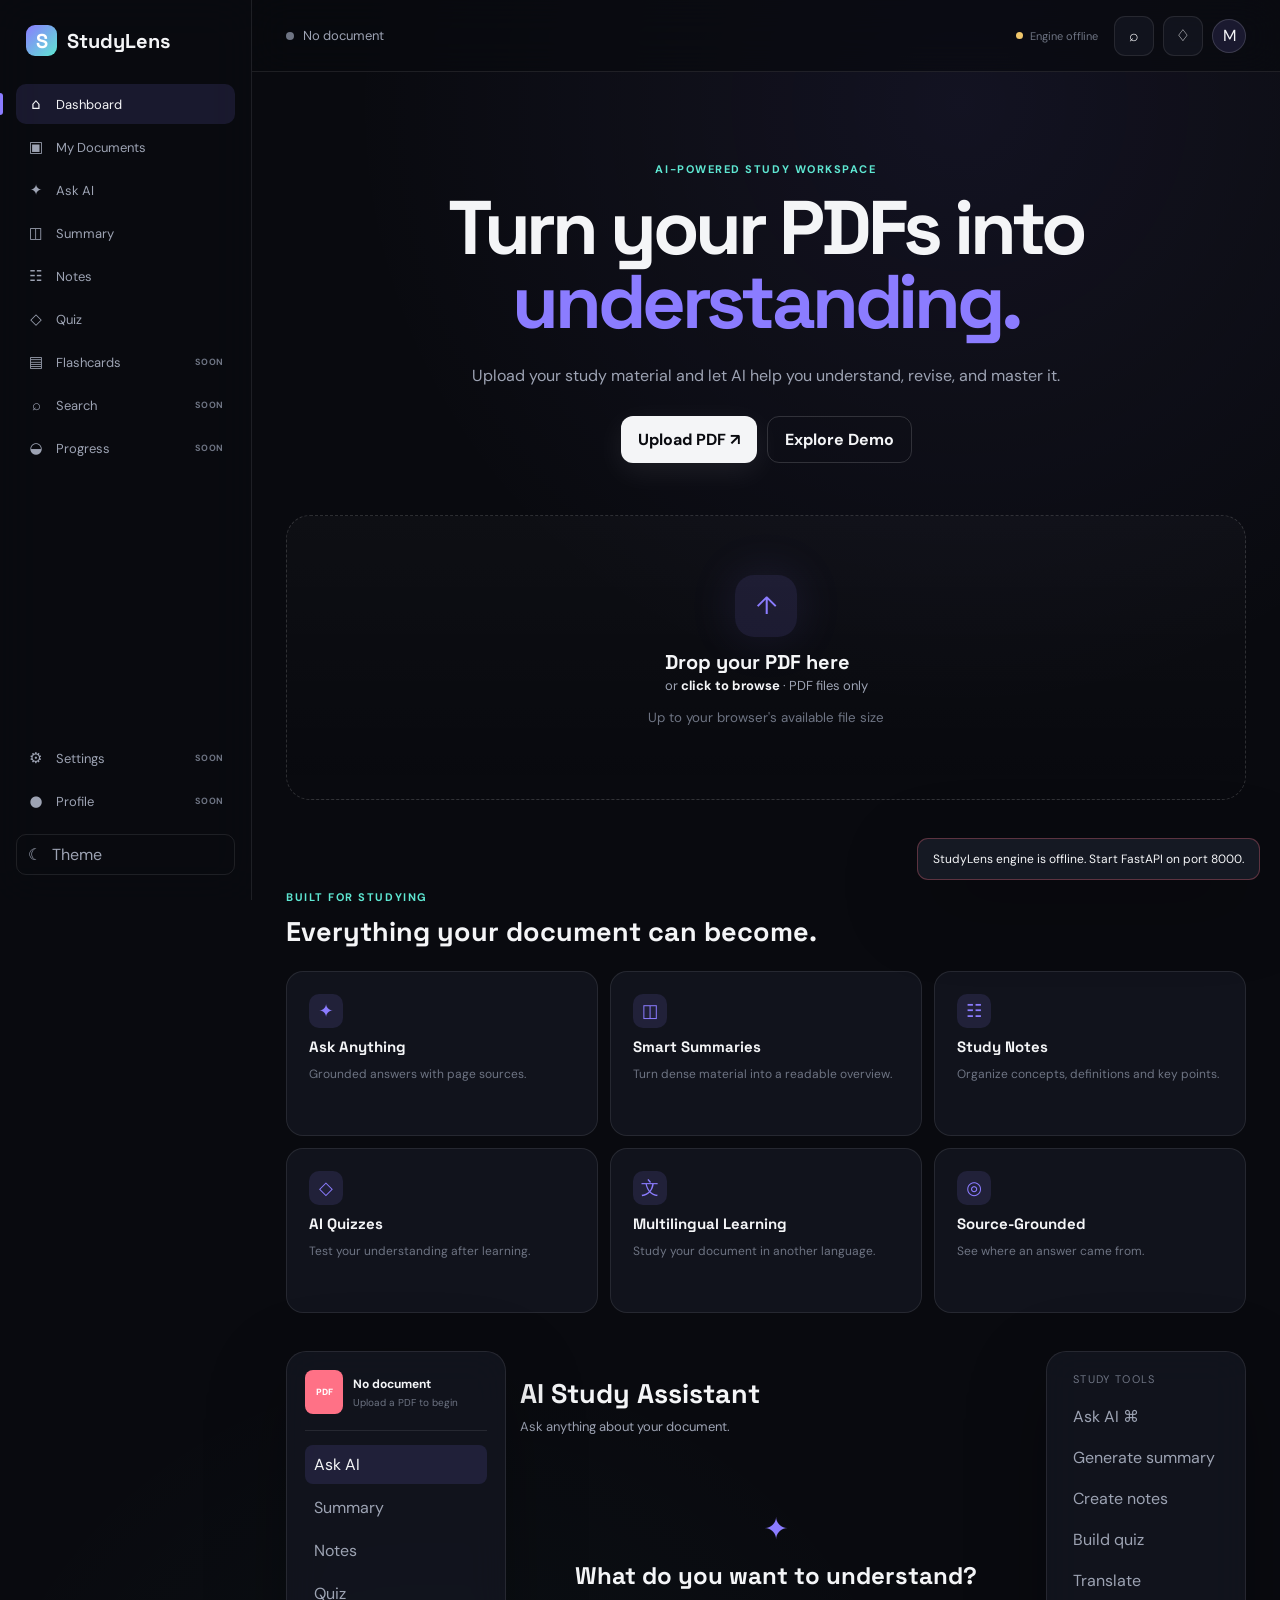
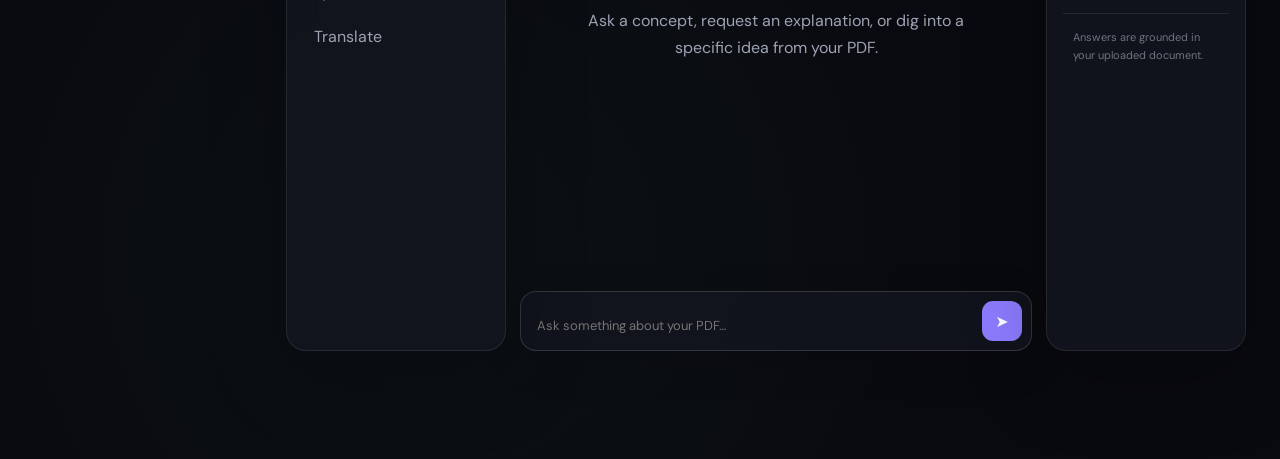
<file: StudyLens_frontend/index.html>
<!doctype html>
<html lang="en">
  <head>
    <meta charset="utf-8" />
    <meta name="viewport" content="width=device-width,initial-scale=1" />
    <meta
      name="description"
      content="StudyLens — turn documents into understanding."
    />
    <title>StudyLens · Your PDF. Your AI tutor.</title>
    <link rel="preconnect" href="https://fonts.googleapis.com" />
    <link rel="preconnect" href="https://fonts.gstatic.com" crossorigin />
    <link
      href="https://fonts.googleapis.com/css2?family=DM+Sans:wght@400;500;600;700&family=Space+Grotesk:wght@500;600;700&display=swap"
      rel="stylesheet"
    />
    <link rel="stylesheet" href="css/variables.css" />
    <link rel="stylesheet" href="css/base.css" />
    <link rel="stylesheet" href="css/layout.css" />
    <link rel="stylesheet" href="css/components.css" />
    <link rel="stylesheet" href="css/animations.css" />
  </head>
  <body>
    <div id="app" class="app">
      <div id="app-shell" class="app-shell">
        <aside id="sidebar" class="sidebar" aria-label="Main navigation">
          <div id="sidebar-logo" class="sidebar__logo">
            <span class="logo-mark">S</span><span>StudyLens</span>
          </div>
          <nav id="sidebar-nav" class="sidebar__nav">
            <button
              id="nav-dashboard"
              class="sidebar__nav-item sidebar__nav-item--active"
              data-view="dashboard"
            >
              <span>⌂</span>Dashboard
            </button>
            <button
              id="nav-documents"
              class="sidebar__nav-item"
              data-view="documents"
            >
              <span>▣</span>My Documents
            </button>
            <button id="nav-ask" class="sidebar__nav-item" data-view="ask">
              <span>✦</span>Ask AI
            </button>
            <button
              id="nav-summary"
              class="sidebar__nav-item"
              data-view="summary"
            >
              <span>◫</span>Summary
            </button>
            <button id="nav-notes" class="sidebar__nav-item" data-view="notes">
              <span>☷</span>Notes
            </button>
            <button id="nav-quiz" class="sidebar__nav-item" data-view="quiz">
              <span>◇</span>Quiz
            </button>
            <button
              id="nav-flashcards"
              class="sidebar__nav-item is-soon"
              data-view="flashcards"
            >
              <span>▤</span>Flashcards <b>Soon</b>
            </button>
            <button
              id="nav-search"
              class="sidebar__nav-item is-soon"
              data-view="search"
            >
              <span>⌕</span>Search <b>Soon</b>
            </button>
            <button
              id="nav-progress"
              class="sidebar__nav-item is-soon"
              data-view="progress"
            >
              <span>◒</span>Progress <b>Soon</b>
            </button>
          </nav>
          <div class="sidebar__footer">
            <button
              id="nav-settings"
              class="sidebar__nav-item is-soon"
              data-view="settings"
            >
              <span>⚙</span>Settings <b>Soon</b>
            </button>
            <button
              id="nav-profile"
              class="sidebar__nav-item is-soon"
              data-view="profile"
            >
              <span>●</span>Profile <b>Soon</b>
            </button>
            <button
              id="theme-toggle"
              class="theme-toggle"
              type="button"
              aria-label="Toggle theme"
            >
              <span>☾</span><span>Theme</span>
            </button>
          </div>
        </aside>

        <div class="mobile-backdrop" id="mobile-backdrop"></div>
        <main class="shell-main">
          <header id="topbar" class="topbar">
            <button
              id="mobile-menu"
              class="icon-button mobile-only"
              aria-label="Open navigation"
            >
              ☰
            </button>
            <div id="current-document" class="topbar__document">
              <span class="doc-dot"></span
              ><span id="current-document-name">No document</span>
            </div>
            <div class="topbar__actions">
              <div class="health-indicator" title="Backend status">
                <span id="health-dot" class="health-dot"></span
                ><span id="document-status">Checking engine</span>
              </div>
              <button
                id="global-search"
                class="icon-button"
                aria-label="Search"
              >
                ⌕
              </button>
              <button
                id="notification-button"
                class="icon-button"
                aria-label="Notifications"
              >
                ♢
              </button>
              <button id="profile-button" class="avatar" aria-label="Profile">
                M
              </button>
            </div>
          </header>

          <section class="views" aria-live="polite">
            <section id="dashboard-view" class="view view--active">
              <div id="hero-section" class="hero-section">
                <div class="eyebrow">AI-powered study workspace</div>
                <h1>Turn your PDFs into<br /><em>understanding.</em></h1>
                <p>
                  Upload your study material and let AI help you understand,
                  revise, and master it.
                </p>
                <div class="hero-actions">
                  <button id="upload-button" class="button button--primary">
                    Upload PDF <span>↗</span></button
                  ><button id="demo-button" class="button button--ghost">
                    Explore Demo
                  </button>
                </div>
              </div>
              <div id="upload-section" class="upload-section">
                <input
                  id="pdf-file-input"
                  type="file"
                  accept="application/pdf,.pdf"
                  hidden
                />
                <div
                  id="upload-zone"
                  class="upload-zone"
                  tabindex="0"
                  role="button"
                  aria-label="Upload PDF"
                >
                  <div class="upload-orb"><span>↑</span></div>
                  <div>
                    <h2>Drop your PDF here</h2>
                    <p>or <span>click to browse</span> · PDF files only</p>
                  </div>
                  <small id="upload-status"
                    >Up to your browser's available file size</small
                  >
                  <div class="upload-progress" aria-hidden="true">
                    <span></span>
                  </div>
                </div>
              </div>
              <div id="document-card" class="document-card hidden"></div>
              <div class="section-heading">
                <div>
                  <span class="eyebrow">Built for studying</span>
                  <h2>Everything your document can become.</h2>
                </div>
              </div>
              <div class="feature-grid">
                <button class="feature-card" data-view="ask">
                  <span class="feature-icon">✦</span
                  ><strong>Ask Anything</strong
                  ><span>Grounded answers with page sources.</span>
                </button>
                <button class="feature-card" data-view="summary">
                  <span class="feature-icon">◫</span
                  ><strong>Smart Summaries</strong
                  ><span>Turn dense material into a readable overview.</span>
                </button>
                <button class="feature-card" data-view="notes">
                  <span class="feature-icon">☷</span
                  ><strong>Study Notes</strong
                  ><span>Organize concepts, definitions and key points.</span>
                </button>
                <button class="feature-card" data-view="quiz">
                  <span class="feature-icon">◇</span><strong>AI Quizzes</strong
                  ><span>Test your understanding after learning.</span>
                </button>
                <button class="feature-card" data-view="translation">
                  <span class="feature-icon">文</span
                  ><strong>Multilingual Learning</strong
                  ><span>Study your document in another language.</span>
                </button>
                <button class="feature-card">
                  <span class="feature-icon">◎</span
                  ><strong>Source-Grounded</strong
                  ><span>See where an answer came from.</span>
                </button>
              </div>
            </section>

            <section id="workspace-view" class="view">
              <div id="workspace-sidebar" class="workspace-sidebar card">
                <div class="mini-doc">
                  <span class="pdf-icon">PDF</span>
                  <div>
                    <strong id="workspace-doc-name">No document</strong
                    ><small id="workspace-doc-meta"
                      >Upload a PDF to begin</small
                    >
                  </div>
                </div>
                <div class="workspace-tools">
                  <button class="tool-tab active" data-view="ask">Ask AI</button
                  ><button class="tool-tab" data-view="summary">Summary</button
                  ><button class="tool-tab" data-view="notes">Notes</button
                  ><button class="tool-tab" data-view="quiz">Quiz</button
                  ><button class="tool-tab" data-view="translation">
                    Translate
                  </button>
                </div>
              </div>
              <div id="workspace-main" class="workspace-main">
                <div
                  id="ask-view"
                  class="workspace-view view view--active"
                ></div>
                <div id="summary-view" class="workspace-view view"></div>
                <div id="notes-view" class="workspace-view view"></div>
                <div id="quiz-view" class="workspace-view view"></div>
                <div id="translation-view" class="workspace-view view"></div>
              </div>
              <aside id="workspace-tools" class="workspace-tools-panel card">
                <div class="panel-title">Study tools</div>
                <button data-view="ask">Ask AI <span>⌘</span></button
                ><button data-view="summary">Generate summary</button
                ><button data-view="notes">Create notes</button
                ><button data-view="quiz">Build quiz</button
                ><button data-view="translation">Translate</button>
                <div class="panel-tip">
                  Answers are grounded in your uploaded document.
                </div>
              </aside>
            </section>

            <section id="documents-view" class="view">
              <div class="page-header">
                <div>
                  <span class="eyebrow">Library</span>
                  <h1>My Documents</h1>
                  <p>
                    Your current session lives here. Persistent multi-document
                    storage is coming later.
                  </p>
                </div>
                <button
                  class="button button--primary"
                  data-upload-trigger="true"
                >
                  Upload PDF
                </button>
              </div>
              <div id="documents-empty" class="empty-state card">
                <div class="empty-icon">▣</div>
                <h2>Your library is waiting.</h2>
                <p>
                  Upload a PDF and your current study document will appear here.
                </p>
              </div>
            </section>
            <section id="coming-view" class="view">
              <div class="coming-card card">
                <div class="coming-glow"></div>
                <span class="eyebrow">On the roadmap</span>
                <h1 id="coming-title">Coming soon</h1>
                <p id="coming-copy">
                  This capability is designed into the StudyLens experience and
                  will connect when its backend contract exists.
                </p>
                <span class="soon-pill">Coming soon</span>
              </div>
            </section>
          </section>
        </main>
      </div>

      <div id="loading-overlay" class="loading-overlay hidden">
        <div class="loading-card">
          <div class="spinner"></div>
          <strong id="loading-title">Working…</strong
          ><span id="loading-copy">Preparing your study experience.</span>
        </div>
      </div>
      <div
        id="toast-container"
        class="toast-container"
        aria-live="polite"
      ></div>
      <div id="modal-container" class="modal-container hidden"></div>
    </div>
    <script type="module" src="js/app.js"></script>
  </body>
</html>
</file>
<file: StudyLens_frontend/css/variables.css>
:root {
    --bg-primary: #090a0f;
    --bg-secondary: #0e1017;
    --bg-card: rgba(20, 23, 32, .78);
    --bg-elevated: #151923;
    --text-primary: #f4f5f7;
    --text-secondary: #9da3b3;
    --text-muted: #6e7483;
    --border: rgba(255, 255, 255, .09);
    --border-strong: rgba(255, 255, 255, .15);
    --accent: #8b7cff;
    --accent-2: #5ee7d2;
    --accent-soft: rgba(139, 124, 255, .13);
    --success: #59d69c;
    --warning: #f0c66b;
    --danger: #ff7186;
    --shadow: 0 24px 80px rgba(0, 0, 0, .28);
    --radius: 20px;
    --radius-sm: 12px;
    --sidebar-width: 252px;
    --topbar-height: 72px
}

html[data-theme=light] {
    --bg-primary: #f6f7fb;
    --bg-secondary: #fff;
    --bg-card: rgba(255, 255, 255, .82);
    --bg-elevated: #fff;
    --text-primary: #171923;
    --text-secondary: #646b7a;
    --text-muted: #8a91a0;
    --border: rgba(20, 25, 40, .1);
    --border-strong: rgba(20, 25, 40, .16);
    --accent: #6655e8;
    --accent-2: #168f80;
    --accent-soft: rgba(102, 85, 232, .09);
    --shadow: 0 24px 70px rgba(35, 42, 70, .12)
}
</file>
<file: StudyLens_frontend/css/base.css>
* {
    box-sizing: border-box
}

html,
body {
    margin: 0;
    min-height: 100%;
    font-family: 'DM Sans', system-ui, sans-serif;
    background: var(--bg-primary);
    color: var(--text-primary)
}

body {
    overflow-x: hidden
}

button,
input,
textarea,
select {
    font: inherit
}

button {
    color: inherit
}

button:focus-visible,
input:focus-visible,
textarea:focus-visible,
[tabindex]:focus-visible {
    outline: 2px solid var(--accent);
    outline-offset: 3px
}

.hidden {
    display: none !important
}

.eyebrow {
    font-size: 11px;
    text-transform: uppercase;
    letter-spacing: .14em;
    color: var(--accent-2);
    font-weight: 700
}

.card {
    background: var(--bg-card);
    border: 1px solid var(--border);
    border-radius: var(--radius);
    box-shadow: var(--shadow);
    backdrop-filter: blur(18px)
}

h1,
h2,
h3 {
    font-family: 'Space Grotesk', sans-serif;
    margin: 0
}

p {
    color: var(--text-secondary);
    line-height: 1.7
}

.button {
    border: 0;
    border-radius: 12px;
    padding: 12px 17px;
    font-weight: 700;
    cursor: pointer;
    transition: transform .2s, box-shadow .2s, background .2s
}

.button:hover {
    transform: translateY(-2px)
}

.button--primary {
    background: var(--text-primary);
    color: var(--bg-primary);
    box-shadow: 0 8px 30px rgba(255, 255, 255, .08)
}

.button--ghost {
    background: transparent;
    border: 1px solid var(--border-strong)
}

.icon-button {
    width: 40px;
    height: 40px;
    border: 1px solid var(--border);
    background: var(--bg-card);
    border-radius: 11px;
    cursor: pointer
}

.mobile-only {
    display: none
}
</file>
<file: StudyLens_frontend/css/layout.css>
.app-shell {
    display: grid;
    grid-template-columns: var(--sidebar-width) 1fr;
    min-height: 100vh;
    background: radial-gradient(circle at 75% 5%, rgba(139, 124, 255, .08), transparent 28%), radial-gradient(circle at 35% 90%, rgba(94, 231, 210, .035), transparent 25%)
}

.sidebar {
    position: fixed;
    inset: 0 auto 0 0;
    width: var(--sidebar-width);
    padding: 25px 16px;
    display: flex;
    flex-direction: column;
    border-right: 1px solid var(--border);
    background: rgba(10, 11, 16, .76);
    backdrop-filter: blur(22px);
    z-index: 20
}

html[data-theme=light] .sidebar {
    background: rgba(248, 249, 252, .82)
}

.sidebar__logo {
    display: flex;
    align-items: center;
    gap: 10px;
    font: 700 20px 'Space Grotesk';
    padding: 0 10px 28px
}

.logo-mark {
    display: grid;
    place-items: center;
    width: 31px;
    height: 31px;
    border-radius: 9px;
    background: linear-gradient(135deg, var(--accent), var(--accent-2));
    color: #fff
}

.sidebar__nav {
    display: flex;
    flex-direction: column;
    gap: 3px
}

.sidebar__nav-item {
    position: relative;
    border: 0;
    background: transparent;
    padding: 10px 11px;
    border-radius: 10px;
    text-align: left;
    color: var(--text-secondary);
    cursor: pointer;
    display: flex;
    align-items: center;
    gap: 11px;
    font-size: 13px;
    transition: .2s
}

.sidebar__nav-item span {
    width: 18px;
    text-align: center;
    font-size: 15px
}

.sidebar__nav-item:hover {
    background: var(--accent-soft);
    color: var(--text-primary)
}

.sidebar__nav-item--active {
    background: var(--accent-soft);
    color: var(--text-primary)
}

.sidebar__nav-item--active:before {
    content: '';
    position: absolute;
    left: -16px;
    width: 3px;
    height: 22px;
    background: var(--accent);
    border-radius: 0 4px 4px 0
}

.sidebar__nav-item b {
    margin-left: auto;
    font-size: 9px;
    text-transform: uppercase;
    letter-spacing: .06em;
    color: var(--text-muted);
    font-weight: 700
}

.sidebar__footer {
    margin-top: auto;
    display: flex;
    flex-direction: column;
    gap: 3px
}

.theme-toggle {
    border: 1px solid var(--border);
    background: transparent;
    border-radius: 10px;
    padding: 9px 11px;
    color: var(--text-secondary);
    display: flex;
    gap: 10px;
    cursor: pointer;
    margin-top: 10px
}

.shell-main {
    grid-column: 2;
    min-width: 0
}

.topbar {
    height: var(--topbar-height);
    display: flex;
    align-items: center;
    justify-content: space-between;
    padding: 0 34px;
    border-bottom: 1px solid var(--border);
    position: sticky;
    top: 0;
    z-index: 10;
    background: rgba(9, 10, 15, .66);
    backdrop-filter: blur(20px)
}

html[data-theme=light] .topbar {
    background: rgba(246, 247, 251, .72)
}

.topbar__document {
    display: flex;
    align-items: center;
    gap: 9px;
    font-size: 13px;
    color: var(--text-secondary)
}

.doc-dot {
    width: 8px;
    height: 8px;
    border-radius: 50%;
    background: var(--text-muted)
}

.topbar__actions {
    display: flex;
    align-items: center;
    gap: 9px
}

.health-indicator {
    font-size: 11px;
    color: var(--text-muted);
    display: flex;
    align-items: center;
    gap: 7px;
    margin-right: 7px
}

.health-dot {
    width: 7px;
    height: 7px;
    border-radius: 50%;
    background: var(--warning)
}

.health-dot.healthy {
    background: var(--success);
    box-shadow: 0 0 10px var(--success)
}

.avatar {
    border: 1px solid var(--border-strong);
    width: 34px;
    height: 34px;
    border-radius: 50%;
    background: var(--accent-soft);
    cursor: pointer
}

.views {
    padding: 0 34px 70px
}

.view {
    display: none
}

.view--active {
    display: block
}

.hero-section {
    max-width: 900px;
    margin: 90px auto 52px;
    text-align: center
}

.hero-section h1 {
    font-size: clamp(42px, 6vw, 76px);
    line-height: .98;
    letter-spacing: -.055em;
    margin: 15px 0 22px
}

.hero-section h1 em {
    font-style: normal;
    color: var(--accent)
}

.hero-section p {
    max-width: 620px;
    margin: 0 auto 27px;
    font-size: 16px
}

.hero-actions {
    display: flex;
    justify-content: center;
    gap: 10px
}

.upload-section {
    max-width: 980px;
    margin: 0 auto
}

.upload-zone {
    position: relative;
    min-height: 285px;
    border: 1px dashed var(--border-strong);
    border-radius: 24px;
    display: flex;
    flex-direction: column;
    align-items: center;
    justify-content: center;
    gap: 12px;
    background: linear-gradient(180deg, rgba(255, 255, 255, .025), transparent);
    cursor: pointer;
    transition: .25s;
    overflow: hidden
}

.upload-zone:hover,
.upload-zone--dragging {
    border-color: var(--accent);
    background: var(--accent-soft);
    transform: translateY(-2px)
}

.upload-orb {
    width: 62px;
    height: 62px;
    border-radius: 19px;
    background: var(--accent-soft);
    display: grid;
    place-items: center;
    color: var(--accent);
    font-size: 25px;
    box-shadow: 0 0 50px rgba(139, 124, 255, .12)
}

.upload-zone h2 {
    font-size: 20px
}

.upload-zone p {
    margin: 0;
    font-size: 13px
}

.upload-zone p span {
    color: var(--text-primary);
    font-weight: 700
}

.upload-zone small {
    color: var(--text-muted)
}

.upload-progress {
    width: 180px;
    height: 3px;
    background: var(--border);
    overflow: hidden;
    border-radius: 3px;
    opacity: 0
}

.upload-zone--processing .upload-progress {
    opacity: 1
}

.upload-progress span {
    display: block;
    width: 45%;
    height: 100%;
    background: var(--accent);
    animation: slide 1.1s infinite ease-in-out
}

.document-card {
    max-width: 980px;
    margin: 18px auto 0
}

.section-heading {
    max-width: 980px;
    margin: 85px auto 22px
}

.section-heading h2 {
    font-size: 27px;
    margin-top: 8px
}

.feature-grid {
    max-width: 980px;
    margin: auto;
    display: grid;
    grid-template-columns: repeat(3, 1fr);
    gap: 12px
}

.feature-card {
    border: 1px solid var(--border);
    background: var(--bg-card);
    border-radius: 17px;
    padding: 22px;
    text-align: left;
    display: flex;
    flex-direction: column;
    gap: 9px;
    cursor: pointer;
    transition: .22s;
    min-height: 165px
}

.feature-card:hover {
    transform: translateY(-4px);
    border-color: var(--border-strong);
    box-shadow: var(--shadow)
}

.feature-card strong {
    font-family: 'Space Grotesk';
    font-size: 15px
}

.feature-card>span:last-child {
    font-size: 12px;
    color: var(--text-muted);
    line-height: 1.55
}

.feature-icon {
    font-size: 18px;
    color: var(--accent);
    width: 34px;
    height: 34px;
    border-radius: 10px;
    background: var(--accent-soft);
    display: grid;
    place-items: center
}

.page-header {
    display: flex;
    justify-content: space-between;
    align-items: end;
    gap: 20px;
    max-width: 1000px;
    margin: 70px auto 30px
}

.page-header h1 {
    font-size: 40px;
    margin: 7px 0
}

.page-header p {
    margin: 0
}

.empty-state {
    max-width: 1000px;
    margin: auto;
    padding: 80px 20px;
    text-align: center
}

.empty-icon {
    font-size: 30px;
    color: var(--accent);
    margin-bottom: 12px
}

.empty-state h2 {
    font-size: 22px
}

.empty-state p {
    max-width: 480px;
    margin: 10px auto
}

.workspace-view {
    display: none !important
}

.workspace-view.view--active {
    display: flex !important
}

.workspace-view.view--active~* {}

.workspace-sidebar {
    padding: 18px;
    min-width: 220px
}

.workspace-main {
    min-width: 0
}

.workspace-tools-panel {
    padding: 16px;
    min-width: 190px
}

.workspace-tools-panel button {
    border: 0;
    background: transparent;
    text-align: left;
    padding: 10px;
    border-radius: 9px;
    color: var(--text-secondary);
    cursor: pointer
}

.workspace-tools-panel button:hover {
    background: var(--accent-soft);
    color: var(--text-primary)
}

.panel-title {
    font-size: 11px;
    text-transform: uppercase;
    letter-spacing: .12em;
    color: var(--text-muted);
    margin: 4px 10px 10px
}

.panel-tip {
    font-size: 11px;
    color: var(--text-muted);
    line-height: 1.6;
    padding: 15px 10px;
    border-top: 1px solid var(--border);
    margin-top: 12px
}

.mini-doc {
    display: flex;
    gap: 10px;
    align-items: center;
    padding-bottom: 16px;
    border-bottom: 1px solid var(--border)
}

.mini-doc strong {
    display: block;
    font-size: 12px;
    max-width: 140px;
    overflow: hidden;
    text-overflow: ellipsis;
    white-space: nowrap
}

.mini-doc small {
    display: block;
    color: var(--text-muted);
    margin-top: 4px;
    font-size: 10px
}

.pdf-icon {
    display: grid;
    place-items: center;
    width: 38px;
    height: 44px;
    border-radius: 8px;
    background: var(--danger);
    color: white;
    font-size: 9px;
    font-weight: 800
}

.workspace-tools {
    display: flex;
    flex-direction: column;
    gap: 4px;
    margin-top: 14px
}

.tool-tab {
    border: 0;
    background: transparent;
    text-align: left;
    color: var(--text-secondary);
    padding: 9px;
    border-radius: 8px;
    cursor: pointer
}

.tool-tab:hover,
.tool-tab.active {
    background: var(--accent-soft);
    color: var(--text-primary)
}

#workspace-view {
    display: grid;
    grid-template-columns: 220px minmax(0, 1fr) 200px;
    gap: 14px;
    max-width: 1180px;
    margin: 38px auto
}

.coming-card {
    max-width: 700px;
    margin: 130px auto;
    padding: 65px;
    text-align: center;
    position: relative;
    overflow: hidden
}

.coming-card h1 {
    font-size: 48px;
    margin: 12px 0
}

.coming-card p {
    max-width: 510px;
    margin: 0 auto 25px
}

.soon-pill {
    display: inline-block;
    padding: 7px 11px;
    border-radius: 999px;
    background: var(--accent-soft);
    color: var(--accent);
    font-size: 11px;
    font-weight: 700
}

.mobile-backdrop {
    display: none
}

@media(max-width:1050px) {
    #workspace-view {
        grid-template-columns: 190px minmax(0, 1fr)
    }

    #workspace-tools {
        display: none
    }

    .feature-grid {
        grid-template-columns: repeat(2, 1fr)
    }
}

@media(max-width:760px) {
    :root {
        --sidebar-width: 260px
    }

    .app-shell {
        display: block
    }

    .sidebar {
        transform: translateX(-102%);
        transition: transform .25s
    }

    .sidebar.open {
        transform: translateX(0)
    }

    .mobile-backdrop {
        position: fixed;
        inset: 0;
        background: rgba(0, 0, 0, .45);
        z-index: 19
    }

    .mobile-backdrop.show {
        display: block
    }

    .mobile-only {
        display: block
    }

    .topbar {
        padding: 0 16px
    }

    .health-indicator {
        display: none
    }

    .views {
        padding: 0 16px 50px
    }

    .hero-section {
        margin: 60px auto 40px
    }

    .hero-section h1 {
        font-size: 45px
    }

    .hero-actions {
        flex-direction: column
    }

    .hero-actions .button {
        width: 100%
    }

    .upload-zone {
        min-height: 250px
    }

    .feature-grid {
        grid-template-columns: 1fr
    }

    .page-header {
        margin-top: 45px;
        align-items: start;
        flex-direction: column
    }

    .page-header .button {
        width: 100%
    }

    #workspace-view {
        display: block;
        margin: 20px auto
    }

    .workspace-sidebar {
        margin-bottom: 12px
    }

    .workspace-tools {
        display: grid;
        grid-template-columns: repeat(5, 1fr);
        overflow: auto
    }

    .tool-tab {
        text-align: center;
        white-space: nowrap
    }

    .workspace-main {
        min-height: 520px
    }
}
</file>
<file: StudyLens_frontend/css/components.css>
.document-card {
    padding: 20px;
    display: flex;
    align-items: center;
    justify-content: space-between;
    gap: 15px
}

.document-card__main {
    display: flex;
    align-items: center;
    gap: 13px
}

.document-card__icon {
    width: 48px;
    height: 55px;
    border-radius: 10px;
    background: var(--danger);
    display: grid;
    place-items: center;
    color: #fff;
    font-size: 10px;
    font-weight: 800
}

.document-card strong {
    display: block
}

.document-card small {
    display: block;
    color: var(--text-muted);
    margin-top: 5px
}

.document-card__stats {
    display: flex;
    gap: 18px;
    color: var(--text-secondary);
    font-size: 11px
}

.workspace-view {
    flex-direction: column;
    min-height: 600px
}

.workspace-header {
    padding: 25px 0 18px
}

.workspace-header h2 {
    font-size: 27px
}

.workspace-header p {
    margin: 5px 0 0;
    font-size: 13px
}

.chat {
    display: flex;
    flex: 1;
    flex-direction: column;
    min-height: 0
}

.chat__messages {
    flex: 1;
    overflow: auto;
    padding: 8px 3px 18px
}

.chat__empty {
    text-align: center;
    margin: auto;
    max-width: 470px;
    padding: 45px 20px
}

.chat__empty .empty-icon {
    font-size: 30px
}

.chat__message {
    display: flex;
    gap: 11px;
    margin: 14px 0;
    animation: messageIn .3s ease
}

.chat__avatar {
    flex: 0 0 30px;
    width: 30px;
    height: 30px;
    border-radius: 10px;
    display: grid;
    place-items: center;
    background: var(--accent-soft);
    color: var(--accent);
    font-size: 11px;
    font-weight: 700
}

.chat__bubble {
    max-width: 850px;
    padding: 13px 16px;
    border: 1px solid var(--border);
    border-radius: 4px 15px 15px 15px;
    background: var(--bg-card);
    font-size: 13px;
    line-height: 1.75
}

.chat__message--user {
    justify-content: flex-end
}

.chat__message--user .chat__avatar {
    order: 2;
    background: var(--text-primary);
    color: var(--bg-primary)
}

.chat__message--user .chat__bubble {
    border-radius: 15px 4px 15px 15px;
    background: var(--accent-soft)
}

.chat__bubble h1,
.chat__bubble h2,
.chat__bubble h3 {
    margin: 15px 0 7px;
    font-size: 17px
}

.chat__bubble ul,
.chat__bubble ol {
    padding-left: 20px
}

.chat__bubble code {
    background: rgba(127, 127, 127, .13);
    padding: 2px 5px;
    border-radius: 5px
}

.chat__bubble pre {
    overflow: auto;
    padding: 12px;
    border-radius: 9px;
    background: #08090d
}

.chat__actions {
    display: flex;
    gap: 6px;
    margin-top: 10px
}

.mini-action {
    border: 0;
    background: transparent;
    color: var(--text-muted);
    font-size: 11px;
    cursor: pointer
}

.chat__composer {
    border: 1px solid var(--border-strong);
    border-radius: 16px;
    background: var(--bg-card);
    padding: 9px;
    display: flex;
    gap: 8px;
    align-items: end;
    box-shadow: 0 12px 40px rgba(0, 0, 0, .16)
}

.chat__input {
    flex: 1;
    border: 0;
    background: transparent;
    resize: none;
    outline: 0;
    max-height: 150px;
    color: var(--text-primary);
    padding: 7px;
    font-size: 13px
}

.ask-send {
    width: 40px;
    height: 40px;
    border: 0;
    border-radius: 11px;
    background: var(--accent);
    color: #fff;
    cursor: pointer
}

.sources-panel {
    border-top: 1px solid var(--border);
    margin-top: 18px;
    padding-top: 14px
}

.sources-title {
    font-size: 11px;
    text-transform: uppercase;
    letter-spacing: .12em;
    color: var(--text-muted);
    margin-bottom: 9px
}

.source {
    border: 1px solid var(--border);
    border-radius: 11px;
    padding: 11px;
    background: rgba(255, 255, 255, .02);
    margin-top: 7px;
    cursor: pointer;
    transition: .2s
}

.source:hover {
    border-color: var(--accent)
}

.source__header {
    font-size: 12px
}

.source__pages {
    display: block;
    color: var(--accent);
    font-size: 11px;
    margin-top: 4px
}

.content-card {
    padding: 28px;
    flex: 1;
    overflow: auto
}

.content-card h1 {
    font-size: 31px;
    margin-bottom: 8px
}

.content-card__subtitle {
    font-size: 13px;
    color: var(--text-muted);
    margin-bottom: 25px
}

.prose {
    font-size: 14px;
    line-height: 1.85
}

.prose h1,
.prose h2,
.prose h3 {
    margin: 25px 0 9px
}

.prose p {
    margin: 10px 0
}

.prose ul,
.prose ol {
    padding-left: 22px;
    color: var(--text-secondary)
}

.prose strong {
    color: var(--text-primary)
}

.content-actions {
    display: flex;
    gap: 7px;
    margin-bottom: 15px
}

.quiz {
    padding: 28px;
    max-width: 780px;
    margin: auto;
    width: 100%
}

.quiz__top {
    display: flex;
    justify-content: space-between;
    color: var(--text-muted);
    font-size: 11px
}

.quiz__progress {
    height: 4px;
    background: var(--border);
    border-radius: 4px;
    margin: 12px 0 30px;
    overflow: hidden
}

.quiz__progress span {
    display: block;
    height: 100%;
    background: var(--accent);
    transition: .3s
}

.quiz__question {
    font-size: 23px;
    line-height: 1.35;
    margin-bottom: 20px
}

.quiz__option {
    width: 100%;
    text-align: left;
    padding: 15px;
    border: 1px solid var(--border);
    background: var(--bg-card);
    border-radius: 12px;
    margin: 7px 0;
    cursor: pointer;
    transition: .2s
}

.quiz__option:hover {
    border-color: var(--accent)
}

.quiz__option--selected {
    border-color: var(--accent);
    background: var(--accent-soft)
}

.quiz__option--correct {
    border-color: var(--success);
    background: rgba(89, 214, 156, .1)
}

.quiz__option--incorrect {
    border-color: var(--danger);
    background: rgba(255, 113, 134, .1)
}

.quiz__nav {
    display: flex;
    justify-content: space-between;
    margin-top: 20px
}

.language-card {
    max-width: 620px;
    margin: auto;
    padding: 28px
}

.language-grid {
    display: grid;
    grid-template-columns: repeat(3, 1fr);
    gap: 8px;
    margin: 20px 0
}

.language-option {
    border: 1px solid var(--border);
    background: var(--bg-card);
    padding: 12px;
    border-radius: 11px;
    cursor: pointer;
    text-align: left
}

.language-option.selected {
    border-color: var(--accent);
    background: var(--accent-soft)
}

.translation-result {
    margin-top: 15px
}

.toast-container {
    position: fixed;
    right: 20px;
    bottom: 20px;
    z-index: 100;
    display: flex;
    flex-direction: column;
    gap: 8px
}

.toast {
    padding: 12px 15px;
    border: 1px solid var(--border);
    background: var(--bg-elevated);
    box-shadow: var(--shadow);
    border-radius: 11px;
    font-size: 12px;
    animation: toastIn .25s ease
}

.toast--success {
    border-color: rgba(89, 214, 156, .3)
}

.toast--error {
    border-color: rgba(255, 113, 134, .3)
}

.modal-container {
    position: fixed;
    inset: 0;
    background: rgba(0, 0, 0, .62);
    z-index: 90;
    display: grid;
    place-items: center;
    padding: 20px;
    backdrop-filter: blur(8px)
}

.modal {
    width: min(560px, 100%);
    background: var(--bg-elevated);
    border: 1px solid var(--border-strong);
    border-radius: 20px;
    padding: 25px;
    box-shadow: var(--shadow);
    animation: modalIn .25s ease
}

.modal__header {
    display: flex;
    justify-content: space-between;
    gap: 15px
}

.modal__content {
    margin-top: 16px
}

.loading-overlay {
    position: fixed;
    inset: 0;
    background: rgba(5, 6, 9, .55);
    z-index: 80;
    display: grid;
    place-items: center;
    backdrop-filter: blur(5px)
}

.loading-card {
    width: min(370px, 90vw);
    padding: 28px;
    border: 1px solid var(--border-strong);
    border-radius: 18px;
    background: var(--bg-elevated);
    text-align: center;
    box-shadow: var(--shadow)
}

.loading-card strong,
.loading-card span {
    display: block
}

.loading-card span {
    font-size: 12px;
    color: var(--text-muted);
    margin-top: 5px
}

.spinner {
    width: 34px;
    height: 34px;
    border: 2px solid var(--border);
    border-top-color: var(--accent);
    border-radius: 50%;
    margin: 0 auto 15px;
    animation: spin .8s linear infinite
}

@media(max-width:500px) {
    .language-grid {
        grid-template-columns: repeat(2, 1fr)
    }

    .document-card {
        align-items: start;
        flex-direction: column
    }

    .document-card__stats {
        gap: 10px
    }

    .content-card {
        padding: 20px
    }

    .chat__bubble {
        font-size: 12px
    }
}
</file>
<file: StudyLens_frontend/css/animations.css>
@keyframes spin {
    to {
        transform: rotate(360deg)
    }
}

@keyframes slide {
    from {
        transform: translateX(-150%)
    }

    to {
        transform: translateX(350%)
    }
}

@keyframes messageIn {
    from {
        opacity: 0;
        transform: translateY(7px)
    }

    to {
        opacity: 1;
        transform: none
    }
}

@keyframes toastIn {
    from {
        opacity: 0;
        transform: translateY(8px)
    }

    to {
        opacity: 1;
        transform: none
    }
}

@keyframes modalIn {
    from {
        opacity: 0;
        transform: scale(.98) translateY(8px)
    }

    to {
        opacity: 1;
        transform: none
    }
}

@media(prefers-reduced-motion:reduce) {

    *,
    *::before,
    *::after {
        animation-duration: .001ms !important;
        animation-iteration-count: 1 !important;
        scroll-behavior: auto !important;
        transition-duration: .001ms !important
    }
}
</file>
